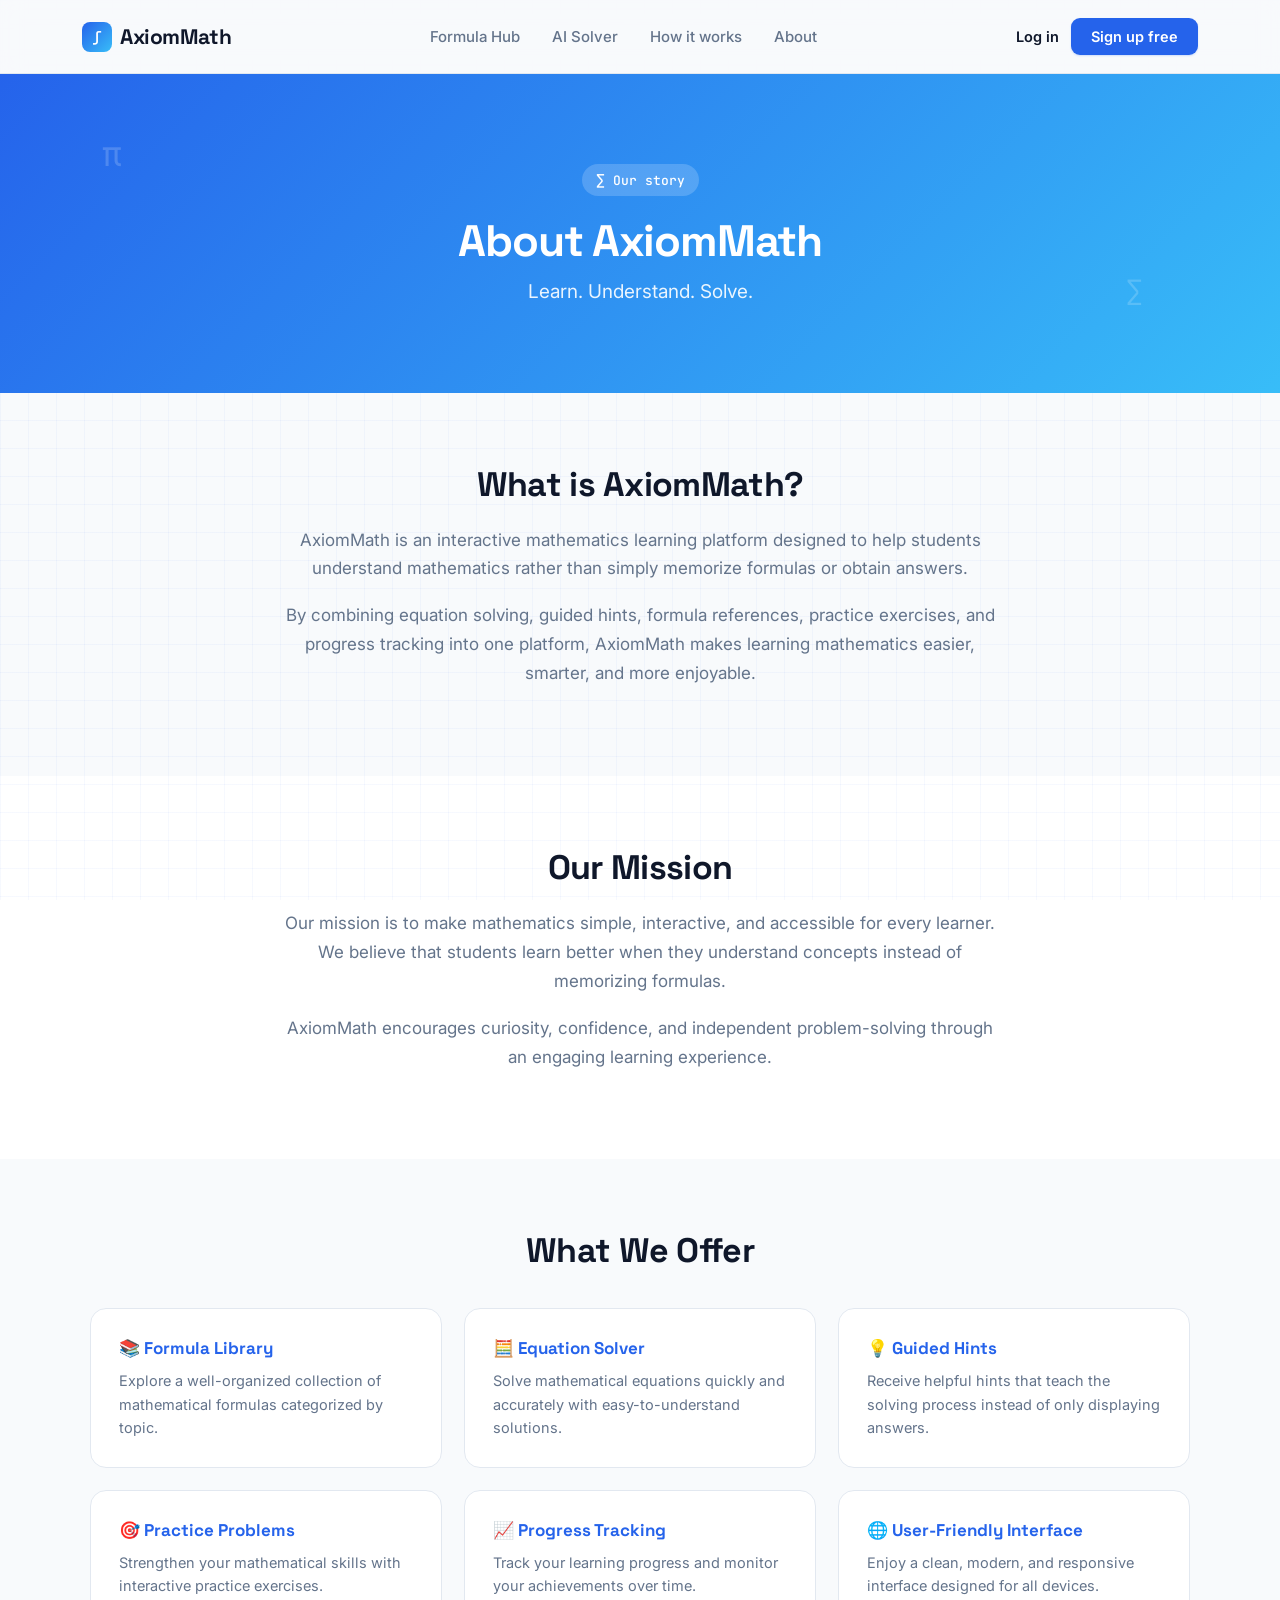
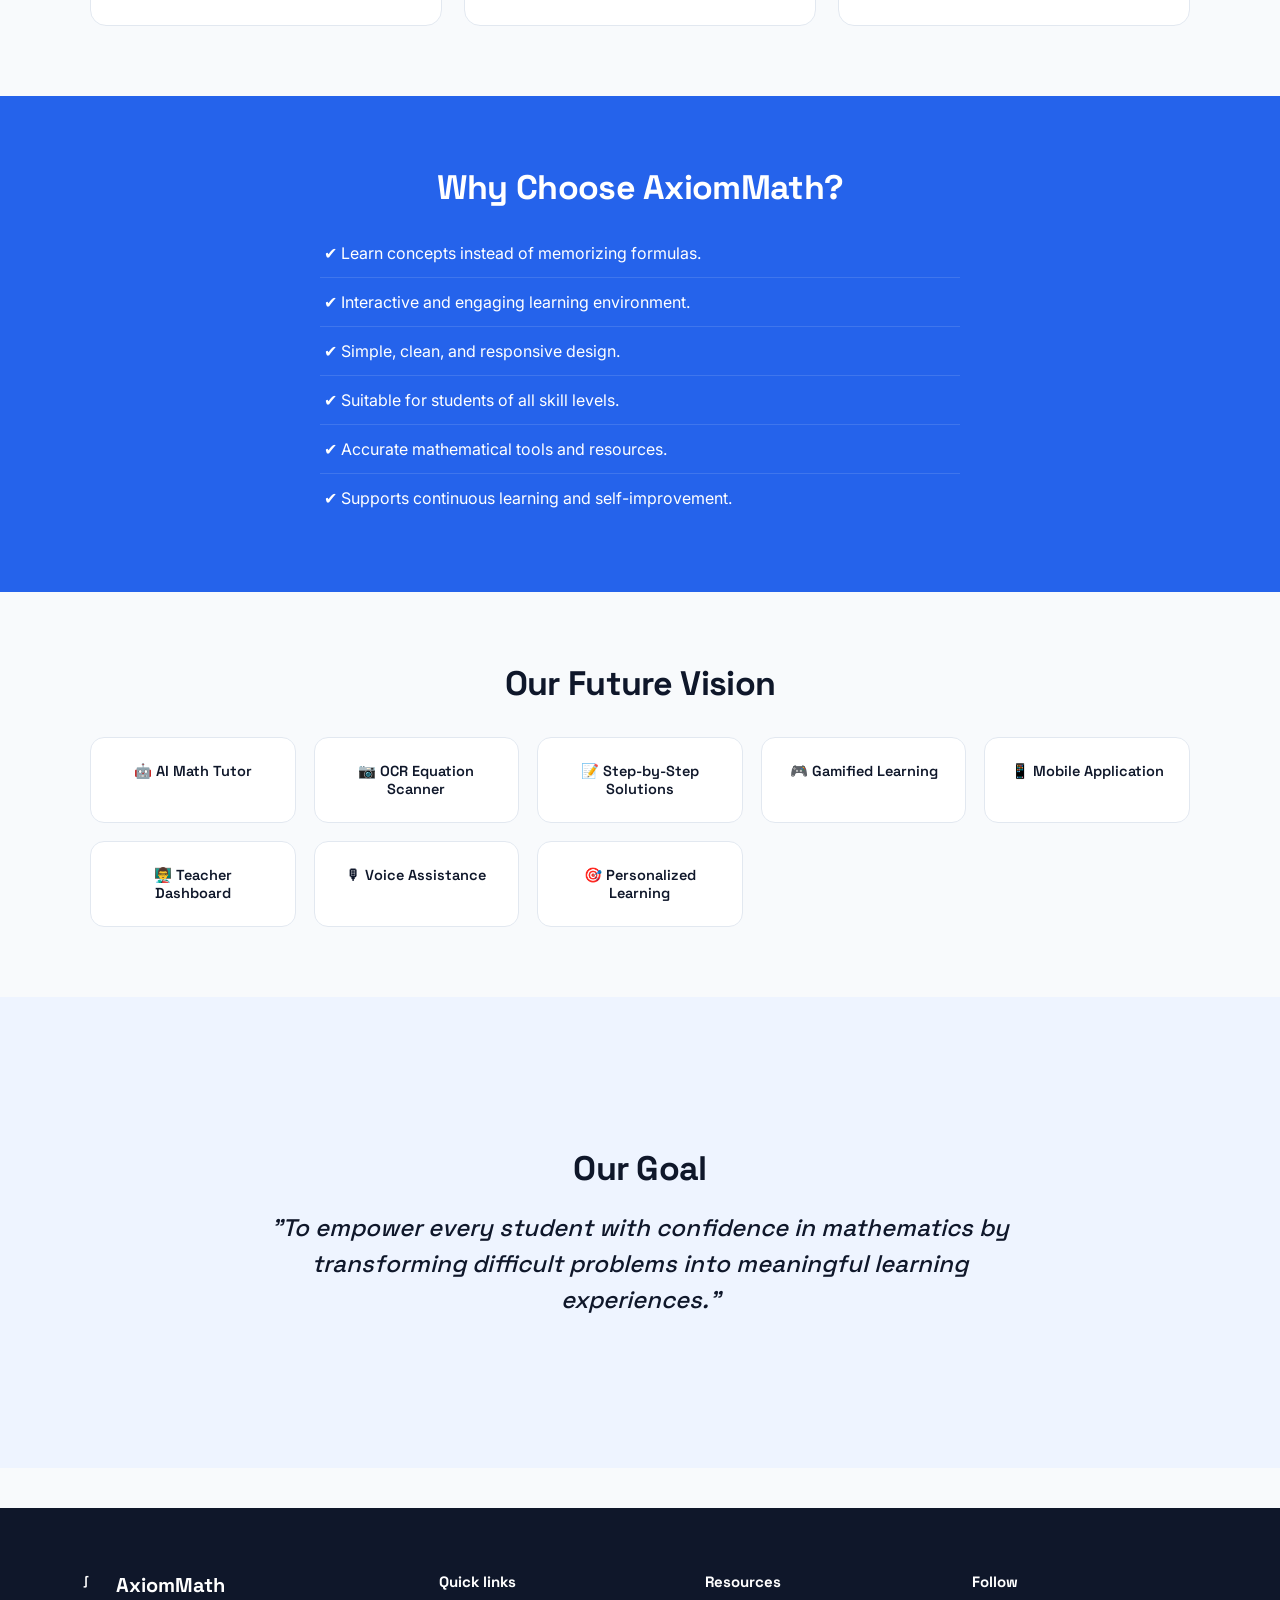
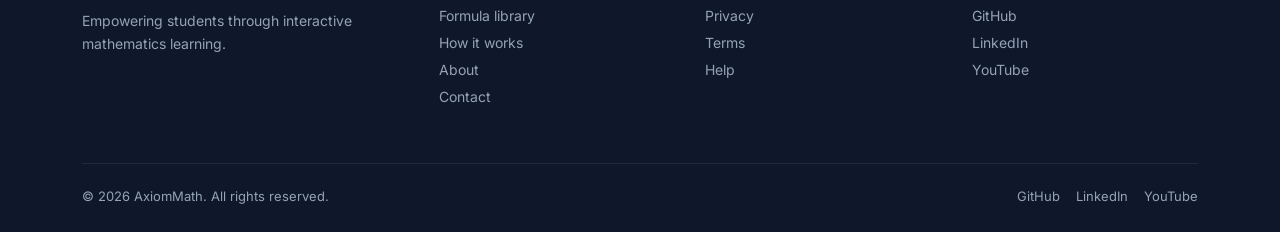
<file: about.html>
<!DOCTYPE html>
<html lang="en">
<head>
<meta charset="UTF-8">
<meta name="viewport" content="width=device-width, initial-scale=1.0">
<title>About | AxiomMath</title>
<link rel="preconnect" href="https://fonts.googleapis.com">
<link href="https://fonts.googleapis.com/css2?family=Space+Grotesk:wght@400;500;600;700&family=Inter:wght@400;500;600;700&family=JetBrains+Mono:wght@400;500;600&display=swap" rel="stylesheet">
<link rel="stylesheet" href="styles.css">
</head>
<body>

<header>
  <nav>
    <a href="index.html" class="logo"><span class="mark">∫</span>AxiomMath</a>
    <div class="nav-links">
      <a href="formulas.php">Formula Hub</a>
      <a href="solver.php">AI Solver</a>
      <a href="how-it-works.html">How it works</a>
      <a href="about.html">About</a>
    </div>
    <div class="nav-cta">
      <a href="./auth/login.php" class="btn-login">Log in</a>
      <a href="./auth/register.php" class="btn btn-primary">Sign up free</a>
    </div>
  </nav>
</header>

<section class="page-intro">
  <span class="symbol" style="top:18%; left:8%; font-size:34px; color:rgba(255,255,255,0.18);">π</span>
  <span class="symbol" style="top:62%; left:88%; font-size:28px; color:rgba(255,255,255,0.18); animation-delay:1s;">∑</span>
  <span class="eyebrow">Our story</span>
  <h1>About AxiomMath</h1>
  <p>Learn. Understand. Solve.</p>
</section>

<section class="container">
  <h2>What is AxiomMath?</h2>
  <p>AxiomMath is an interactive mathematics learning platform designed to help students understand mathematics rather than simply memorize formulas or obtain answers.</p>
  <p>By combining equation solving, guided hints, formula references, practice exercises, and progress tracking into one platform, AxiomMath makes learning mathematics easier, smarter, and more enjoyable.</p>
</section>

<section class="mission">
  <div class="container">
    <h2>Our Mission</h2>
    <p>Our mission is to make mathematics simple, interactive, and accessible for every learner. We believe that students learn better when they understand concepts instead of memorizing formulas.</p>
    <p>AxiomMath encourages curiosity, confidence, and independent problem-solving through an engaging learning experience.</p>
  </div>
</section>

<section class="container">
  <h2>What We Offer</h2>
  <div class="cards">
    <div class="card">
      <h3>📚 Formula Library</h3>
      <p>Explore a well-organized collection of mathematical formulas categorized by topic.</p>
    </div>
    <div class="card">
      <h3>🧮 Equation Solver</h3>
      <p>Solve mathematical equations quickly and accurately with easy-to-understand solutions.</p>
    </div>
    <div class="card">
      <h3>💡 Guided Hints</h3>
      <p>Receive helpful hints that teach the solving process instead of only displaying answers.</p>
    </div>
    <div class="card">
      <h3>🎯 Practice Problems</h3>
      <p>Strengthen your mathematical skills with interactive practice exercises.</p>
    </div>
    <div class="card">
      <h3>📈 Progress Tracking</h3>
      <p>Track your learning progress and monitor your achievements over time.</p>
    </div>
    <div class="card">
      <h3>🌐 User-Friendly Interface</h3>
      <p>Enjoy a clean, modern, and responsive interface designed for all devices.</p>
    </div>
  </div>
</section>

<section class="choose">
  <div class="container">
    <h2>Why Choose AxiomMath?</h2>
    <ul>
      <li>✔ Learn concepts instead of memorizing formulas.</li>
      <li>✔ Interactive and engaging learning environment.</li>
      <li>✔ Simple, clean, and responsive design.</li>
      <li>✔ Suitable for students of all skill levels.</li>
      <li>✔ Accurate mathematical tools and resources.</li>
      <li>✔ Supports continuous learning and self-improvement.</li>
    </ul>
  </div>
</section>

<section class="container">
  <h2>Our Future Vision</h2>
  <div class="future">
    <div>🤖 AI Math Tutor</div>
    <div>📷 OCR Equation Scanner</div>
    <div>📝 Step-by-Step Solutions</div>
    <div>🎮 Gamified Learning</div>
    <div>📱 Mobile Application</div>
    <div>👨‍🏫 Teacher Dashboard</div>
    <div>🎙 Voice Assistance</div>
    <div>🎯 Personalized Learning</div>
  </div>
</section>

<section class="goal">
  <div class="container">
    <h2>Our Goal</h2>
    <blockquote>"To empower every student with confidence in mathematics by transforming difficult problems into meaningful learning experiences."</blockquote>
  </div>
</section>

<footer>
  <div class="wrap">
    <div class="footer-grid">
      <div>
        <div class="footer-logo"><span class="mark" style="width:26px;height:26px;font-size:13px;">∫</span>AxiomMath</div>
        <p style="font-size:14px; line-height:1.6;">Empowering students through interactive mathematics learning.</p>
      </div>
      <div>
        <h4>Quick links</h4>
        <ul>
          <li><a href="formulas.php">Formula library</a></li>
          <li><a href="how-it-works.html">How it works</a></li>
          <li><a href="about.html">About</a></li>
          <li><a href="#">Contact</a></li>
        </ul>
      </div>
      <div>
        <h4>Resources</h4>
        <ul>
          <li><a href="#">Privacy</a></li>
          <li><a href="#">Terms</a></li>
          <li><a href="#">Help</a></li>
        </ul>
      </div>
      <div>
        <h4>Follow</h4>
        <ul>
          <li><a href="#">GitHub</a></li>
          <li><a href="#">LinkedIn</a></li>
          <li><a href="#">YouTube</a></li>
        </ul>
      </div>
    </div>
    <div class="footer-bottom">
      <span>© 2026 AxiomMath. All rights reserved.</span>
      <div class="socials">
        <a href="#">GitHub</a>
        <a href="#">LinkedIn</a>
        <a href="#">YouTube</a>
      </div>
    </div>
  </div>
</footer>

</body>
</html>
</file>
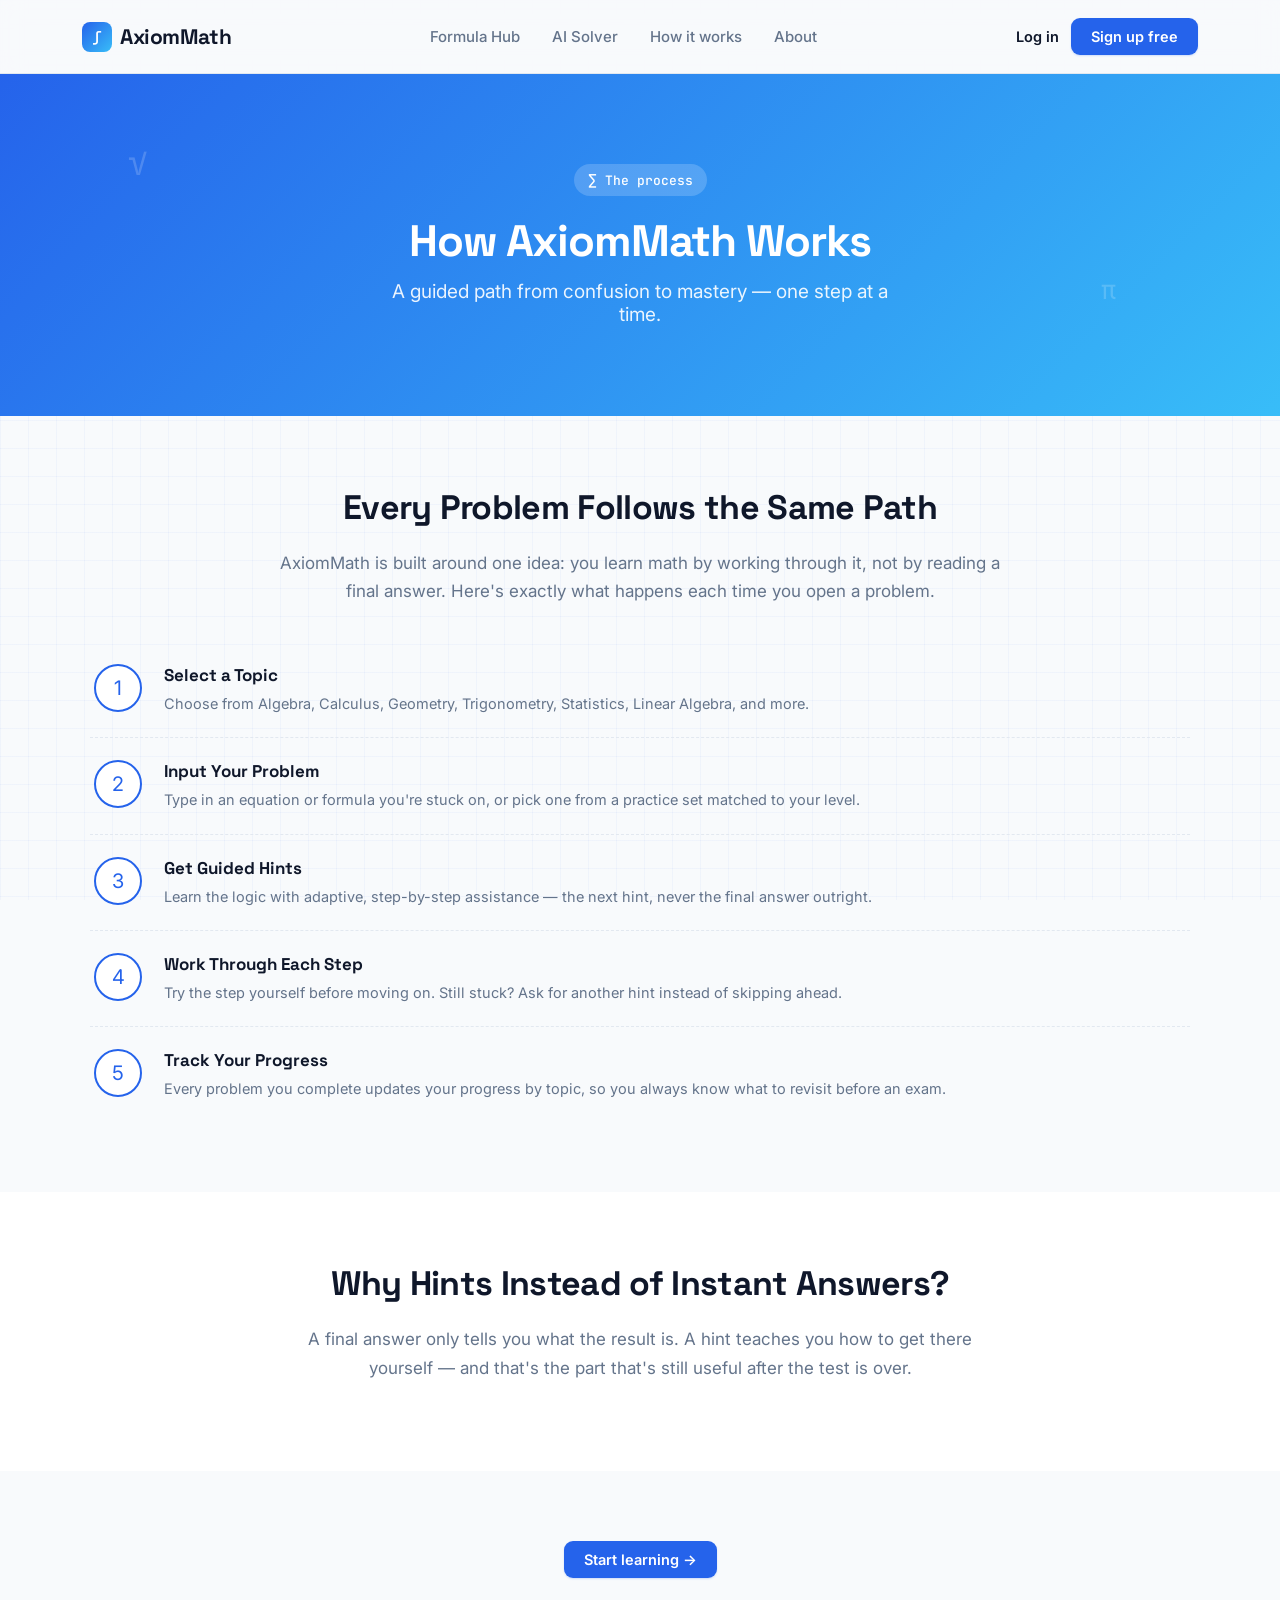
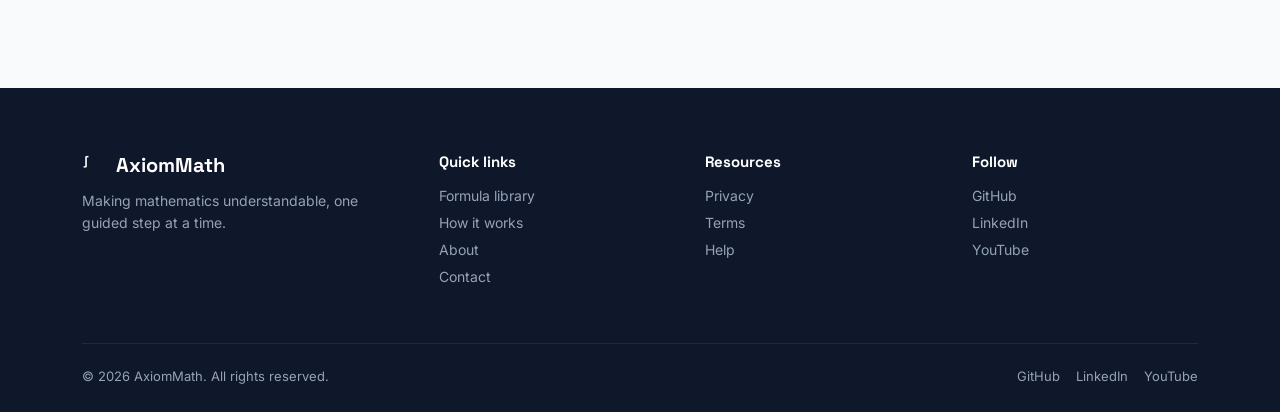
<file: how-it-works.html>
<!DOCTYPE html>
<html lang="en">
<head>
<meta charset="UTF-8">
<meta name="viewport" content="width=device-width, initial-scale=1.0">
<title>How It Works | AxiomMath</title>
<link rel="preconnect" href="https://fonts.googleapis.com">
<link href="https://fonts.googleapis.com/css2?family=Space+Grotesk:wght@400;500;600;700&family=Inter:wght@400;500;600;700&family=JetBrains+Mono:wght@400;500;600&display=swap" rel="stylesheet">
<link rel="stylesheet" href="styles.css">
</head>
<body>

<header>
  <nav>
    <a href="index.html" class="logo"><span class="mark">∫</span>AxiomMath</a>
    <div class="nav-links">
      <a href="formulas.php">Formula Hub</a>
      <a href="solver.php">AI Solver</a>
      <a href="how-it-works.html">How it works</a>
      <a href="about.html">About</a>
    </div>
    <div class="nav-cta">
      <a href="./auth/login.php" class="btn-login">Log in</a>
      <a href="./auth/register.php" class="btn btn-primary">Sign up free</a>
    </div>
  </nav>
</header>

<section class="page-intro">
  <span class="symbol" style="top:20%; left:10%; font-size:32px; color:rgba(255,255,255,0.18);">√</span>
  <span class="symbol" style="top:58%; left:86%; font-size:26px; color:rgba(255,255,255,0.18); animation-delay:0.8s;">π</span>
  <span class="eyebrow">The process</span>
  <h1>How AxiomMath Works</h1>
  <p>A guided path from confusion to mastery — one step at a time.</p>
</section>

<section class="container">
  <h2>Every Problem Follows the Same Path</h2>
  <p>AxiomMath is built around one idea: you learn math by working through it, not by reading a final answer. Here's exactly what happens each time you open a problem.</p>

  <div class="steps">
    <div class="step-row">
      <div class="tdot">1</div>
      <div class="step-copy">
        <h3>Select a Topic</h3>
        <p>Choose from Algebra, Calculus, Geometry, Trigonometry, Statistics, Linear Algebra, and more.</p>
      </div>
    </div>
    <div class="step-row">
      <div class="tdot">2</div>
      <div class="step-copy">
        <h3>Input Your Problem</h3>
        <p>Type in an equation or formula you're stuck on, or pick one from a practice set matched to your level.</p>
      </div>
    </div>
    <div class="step-row">
      <div class="tdot">3</div>
      <div class="step-copy">
        <h3>Get Guided Hints</h3>
        <p>Learn the logic with adaptive, step-by-step assistance — the next hint, never the final answer outright.</p>
      </div>
    </div>
    <div class="step-row">
      <div class="tdot">4</div>
      <div class="step-copy">
        <h3>Work Through Each Step</h3>
        <p>Try the step yourself before moving on. Still stuck? Ask for another hint instead of skipping ahead.</p>
      </div>
    </div>
    <div class="step-row">
      <div class="tdot">5</div>
      <div class="step-copy">
        <h3>Track Your Progress</h3>
        <p>Every problem you complete updates your progress by topic, so you always know what to revisit before an exam.</p>
      </div>
    </div>
  </div>
</section>

<section class="mission">
  <div class="container">
    <h2>Why Hints Instead of Instant Answers?</h2>
    <p>A final answer only tells you what the result is. A hint teaches you how to get there yourself — and that's the part that's still useful after the test is over.</p>
  </div>
</section>

<section class="container cta-center">
  <a href="index.html" class="btn btn-primary">Start learning →</a>
</section>

<footer>
  <div class="wrap">
    <div class="footer-grid">
      <div>
        <div class="footer-logo"><span class="mark" style="width:26px;height:26px;font-size:13px;">∫</span>AxiomMath</div>
        <p style="font-size:14px; line-height:1.6;">Making mathematics understandable, one guided step at a time.</p>
      </div>
      <div>
        <h4>Quick links</h4>
        <ul>
          <li><a href="formulas.php">Formula library</a></li>
          <li><a href="how-it-works.html">How it works</a></li>
          <li><a href="about.html">About</a></li>
          <li><a href="#">Contact</a></li>
        </ul>
      </div>
      <div>
        <h4>Resources</h4>
        <ul>
          <li><a href="#">Privacy</a></li>
          <li><a href="#">Terms</a></li>
          <li><a href="#">Help</a></li>
        </ul>
      </div>
      <div>
        <h4>Follow</h4>
        <ul>
          <li><a href="#">GitHub</a></li>
          <li><a href="#">LinkedIn</a></li>
          <li><a href="#">YouTube</a></li>
        </ul>
      </div>
    </div>
    <div class="footer-bottom">
      <span>© 2026 AxiomMath. All rights reserved.</span>
      <div class="socials">
        <a href="#">GitHub</a>
        <a href="#">LinkedIn</a>
        <a href="#">YouTube</a>
      </div>
    </div>
  </div>
</footer>

</body>
</html>
</file>
<file: styles.css>
:root{
  --bg:#F8FAFC;
  --primary:#2563EB;
  --primary-dark:#1d4ed8;
  --accent:#38BDF8;
  --dark:#0F172A;
  --card:#FFFFFF;
  --line:#E2E8F0;
  --muted:#64748B;
  --font-display:'Space Grotesk', sans-serif;
  --font-body:'Inter', sans-serif;
  --font-mono:'JetBrains Mono', monospace;
}
*{box-sizing:border-box; margin:0; padding:0;}
html{scroll-behavior:smooth;}
body{
  font-family:var(--font-body);
  background:var(--bg);
  color:var(--dark);
  -webkit-font-smoothing:antialiased;
  overflow-x:hidden;
}
a{color:inherit; text-decoration:none;}
img{max-width:100%; display:block;}

/* faint grid texture across whole page */
body::before{
  content:"";
  position:fixed; inset:0;
  background-image:
    linear-gradient(rgba(37,99,235,0.04) 1px, transparent 1px),
    linear-gradient(90deg, rgba(37,99,235,0.04) 1px, transparent 1px);
  background-size:28px 28px;
  pointer-events:none;
  z-index:0;
}

.wrap{max-width:1180px; margin:0 auto; padding:0 32px; position:relative; z-index:1;}

/* ---------- floating symbols ---------- */
.symbol{
  position:absolute;
  font-family:var(--font-mono);
  color:rgba(37,99,235,0.10);
  font-size:42px;
  user-select:none;
  pointer-events:none;
  animation:drift 14s ease-in-out infinite;
}
@keyframes drift{
  0%,100%{transform:translateY(0) rotate(0deg);}
  50%{transform:translateY(-24px) rotate(6deg);}
}
@media (prefers-reduced-motion: reduce){
  .symbol{animation:none;}
  *{animation-duration:0.001ms !important; transition-duration:0.001ms !important;}
}

/* ---------- nav ---------- */
header{
  position:sticky; top:0; z-index:50;
  background:rgba(248,250,252,0.85);
  backdrop-filter:blur(10px);
  border-bottom:1px solid var(--line);
}
nav{
  display:flex; align-items:center; justify-content:space-between;
  padding:18px 32px; max-width:1180px; margin:0 auto;
}
.logo{
  font-family:var(--font-display); font-weight:700; font-size:21px;
  letter-spacing:-0.02em; display:flex; align-items:center; gap:8px;
}
.logo .mark{
  width:30px; height:30px; border-radius:8px;
  background:linear-gradient(135deg, var(--primary), var(--accent));
  display:flex; align-items:center; justify-content:center;
  color:#fff; font-family:var(--font-mono); font-size:15px; font-weight:600;
}
.nav-links{display:flex; gap:32px; align-items:center;}
.nav-links a{
  font-size:15px; font-weight:500; color:var(--muted);
  transition:color .2s ease; position:relative;
}
.nav-links a:hover{color:var(--dark);}
.nav-cta{display:flex; gap:12px; align-items:center;}
.btn{
  font-family:var(--font-body); font-weight:600; font-size:14.5px;
  padding:10px 20px; border-radius:9px; border:none; cursor:pointer;
  transition:all .2s ease; display:inline-flex; align-items:center; gap:8px;
}
.btn-primary{
  background:var(--primary); color:#fff;
  box-shadow:0 1px 2px rgba(37,99,235,0.2);
}
.btn-primary:hover{
  background:var(--primary-dark);
  box-shadow:0 0 0 4px rgba(37,99,235,0.18);
  transform:translateY(-1px);
}
.btn-ghost{
  background:#fff; color:var(--dark); border:1px solid var(--line);
}
.btn-ghost:hover{border-color:var(--primary); color:var(--primary);}
.btn-login{font-weight:600; font-size:14.5px; color:var(--dark);}

/* ---------- hero ---------- */
.hero{
  padding:96px 0 80px;
  position:relative;
  overflow:hidden;
}
.hero .wrap{
  display:grid; grid-template-columns:1.05fr 0.95fr; gap:56px; align-items:center;
}
.eyebrow{
  display:inline-flex; align-items:center; gap:8px;
  font-family:var(--font-mono); font-size:13px; color:var(--primary);
  background:rgba(37,99,235,0.08); padding:6px 14px; border-radius:100px;
  margin-bottom:22px; font-weight:500;
}
.eyebrow::before{content:"∑"; font-size:15px;}
h1{
  font-family:var(--font-display); font-weight:700;
  font-size:54px; line-height:1.08; letter-spacing:-0.025em;
  margin-bottom:22px;
}
h1 .accent-text{
  background:linear-gradient(135deg, var(--primary), var(--accent));
  -webkit-background-clip:text; background-clip:text; color:transparent;
}
.hero p.sub{
  font-size:18px; line-height:1.6; color:var(--muted);
  max-width:480px; margin-bottom:34px;
}
.hero-actions{display:flex; gap:14px; flex-wrap:wrap;}
.hero-actions .btn{padding:14px 26px; font-size:15.5px;}

.hero-visual{
  position:relative;
  border-radius:20px;
  overflow:hidden;
  box-shadow:0 20px 60px -20px rgba(15,23,42,0.25), 0 0 0 1px rgba(15,23,42,0.04);
  transform:rotate(1.2deg);
}
.hero-visual img{width:100%; height:100%; object-fit:cover;}
.hero-visual::after{
  content:"";
  position:absolute; inset:0;
  background:linear-gradient(160deg, rgba(37,99,235,0.06), rgba(56,189,248,0.10));
}
.floating-card{
  position:absolute;
  background:#fff; border-radius:14px;
  box-shadow:0 14px 34px -10px rgba(15,23,42,0.22);
  padding:13px 16px;
  font-family:var(--font-mono); font-size:14px; font-weight:600;
  display:flex; align-items:center; gap:8px;
  animation:floaty 5s ease-in-out infinite;
}
.floating-card.fc1{bottom:-18px; left:-22px; color:var(--primary); animation-delay:.3s;}
.floating-card.fc2{top:-16px; right:-18px; color:#0EA5E9; animation-delay:1s;}
@keyframes floaty{
  0%,100%{transform:translateY(0);}
  50%{transform:translateY(-10px);}
}

/* ---------- section heading ---------- */
.section{padding:72px 0;}
.section-head{text-align:center; max-width:600px; margin:0 auto 48px;}
.section-head .label{
  font-family:var(--font-mono); font-size:13px; color:var(--accent);
  font-weight:500; letter-spacing:0.04em; text-transform:uppercase;
  display:block; margin-bottom:10px;
}
.section-head h2{
  font-family:var(--font-display); font-weight:700; font-size:34px;
  letter-spacing:-0.02em; margin-bottom:12px;
}
.section-head p{color:var(--muted); font-size:16px; line-height:1.6;}

/* ---------- quick feature strip ---------- */
.feature-strip{
  display:grid; grid-template-columns:repeat(6,1fr); gap:0;
  background:var(--dark); border-radius:18px; overflow:hidden;
  margin:0 32px;
}
.feature-strip .fitem{
  padding:26px 18px; text-align:center; color:#fff;
  border-right:1px solid rgba(255,255,255,0.08);
  transition:background .2s ease;
}
.feature-strip .fitem:last-child{border-right:none;}
.feature-strip .fitem:hover{background:rgba(255,255,255,0.06);}
.feature-strip .ficon{font-size:22px; margin-bottom:8px;}
.feature-strip .flabel{font-size:13.5px; font-weight:600;}

/* ---------- feature cards ---------- */
.grid-3{display:grid; grid-template-columns:repeat(3,1fr); gap:24px;}
.feature-card{
  background:var(--card); border:1px solid var(--line); border-radius:16px;
  padding:30px 26px; transition:transform .25s ease, box-shadow .25s ease, border-color .25s ease;
}
.feature-card:hover{
  transform:translateY(-4px);
  box-shadow:0 18px 40px -16px rgba(15,23,42,0.16);
  border-color:rgba(37,99,235,0.25);
}
.fc-icon{
  width:48px; height:48px; border-radius:12px;
  background:rgba(37,99,235,0.08);
  display:flex; align-items:center; justify-content:center;
  font-size:22px; margin-bottom:18px;
}
.feature-card h3{font-family:var(--font-display); font-size:18px; font-weight:600; margin-bottom:8px;}
.feature-card p{color:var(--muted); font-size:14.5px; line-height:1.6;}

/* ---------- why axiommath / process ---------- */
.process{
  display:flex; align-items:center; justify-content:center; gap:0;
  flex-wrap:wrap; margin-top:8px;
}
.pstep{
  font-family:var(--font-display); font-weight:600; font-size:17px;
  background:#fff; border:1px solid var(--line); border-radius:12px;
  padding:14px 26px; box-shadow:0 4px 14px -8px rgba(15,23,42,0.12);
}
.parrow{
  font-family:var(--font-mono); color:var(--accent); font-size:20px;
  padding:0 18px;
}

/* ---------- categories ---------- */
.cat-grid{display:grid; grid-template-columns:repeat(3,1fr); gap:20px;}
.cat-card{
  background:#fff; border:1px solid var(--line); border-radius:16px;
  padding:24px; display:flex; align-items:center; gap:16px;
  transition:all .25s ease; cursor:pointer;
}
.cat-card:hover{border-color:var(--primary); transform:translateY(-3px); box-shadow:0 14px 30px -16px rgba(37,99,235,0.3);}
.cat-emoji{font-size:28px;}
.cat-card h4{font-family:var(--font-display); font-size:16.5px; font-weight:600;}
.cat-card span{font-size:13px; color:var(--muted); font-family:var(--font-mono);}

/* ---------- daily challenge (notebook card) ---------- */
.challenge{
  background:#fff;
  border-radius:20px;
  padding:0;
  overflow:hidden;
  display:grid; grid-template-columns:1fr 1fr;
  box-shadow:0 24px 50px -24px rgba(15,23,42,0.25);
  position:relative;
}
.challenge-left{
  padding:44px 40px;
  background:
    linear-gradient(rgba(37,99,235,0.045) 1px, transparent 1px),
    linear-gradient(90deg, rgba(37,99,235,0.045) 1px, transparent 1px);
  background-size:22px 22px;
  background-color:#fff;
  border-right:1px dashed var(--line);
}
.challenge-left .label{
  font-family:var(--font-mono); font-size:13px; color:var(--primary); font-weight:600;
  text-transform:uppercase; letter-spacing:.04em; margin-bottom:14px; display:block;
}
.equation{
  font-family:var(--font-mono); font-size:32px; font-weight:600;
  color:var(--dark); margin:18px 0 28px;
}
.meta-row{display:flex; gap:28px; margin-bottom:30px;}
.meta-item{font-size:13.5px; color:var(--muted);}
.meta-item b{display:block; color:var(--dark); font-size:15px; font-family:var(--font-display);}
.challenge-right{
  padding:44px 40px; background:var(--dark); color:#fff;
  display:flex; flex-direction:column; justify-content:center;
}
.challenge-right h3{font-family:var(--font-display); font-size:22px; margin-bottom:12px;}
.challenge-right p{color:#94A3B8; font-size:14.5px; line-height:1.6; margin-bottom:26px;}
.challenge-right .btn-primary{align-self:flex-start;}
.challenge-right .btn-ghost{
  background:transparent; color:#fff; border-color:rgba(255,255,255,0.2); margin-top:10px; align-self:flex-start;
}

/* ---------- how it works ---------- */
.timeline{
  display:flex; align-items:flex-start; justify-content:space-between;
  position:relative; margin-top:30px;
}
.timeline::before{
  content:""; position:absolute; top:24px; left:5%; right:5%; height:2px;
  background:repeating-linear-gradient(90deg, var(--line) 0 8px, transparent 8px 16px);
}
.tstep{
  display:flex; flex-direction:column; align-items:center; text-align:center;
  width:18%; position:relative; z-index:1;
}
.tdot{
  width:48px; height:48px; border-radius:50%;
  background:#fff; border:2px solid var(--primary); color:var(--primary);
  display:flex; align-items:center; justify-content:center;
  font-size:20px; margin-bottom:14px;
}
.tstep h5{font-family:var(--font-display); font-size:14.5px; font-weight:600; margin-bottom:4px;}
.tstep p{font-size:12.5px; color:var(--muted);}

/* ---------- reviews ---------- */
.review-grid{display:grid; grid-template-columns:repeat(3,1fr); gap:22px;}
.review-card{
  background:#fff; border:1px solid var(--line); border-radius:16px; padding:26px;
}
.stars{color:#F59E0B; font-size:15px; margin-bottom:14px; letter-spacing:2px;}
.review-card p{font-size:14.5px; color:var(--dark); line-height:1.6; margin-bottom:18px;}
.reviewer{display:flex; align-items:center; gap:10px;}
.avatar{
  width:34px; height:34px; border-radius:50%;
  background:linear-gradient(135deg, var(--primary), var(--accent));
  display:flex; align-items:center; justify-content:center; color:#fff;
  font-family:var(--font-display); font-size:13px; font-weight:600;
}
.reviewer b{font-size:13.5px; display:block;}
.reviewer span{font-size:12px; color:var(--muted);}

/* ---------- CTA strip ---------- */
.cta-strip{
  background:linear-gradient(135deg, var(--primary), #1e3fae);
  border-radius:22px; padding:56px 50px; text-align:center; color:#fff;
  position:relative; overflow:hidden;
}
.cta-strip h2{font-family:var(--font-display); font-size:32px; margin-bottom:14px; font-weight:700;}
.cta-strip p{color:rgba(255,255,255,0.85); margin-bottom:28px; font-size:16px;}
.cta-strip .btn-ghost{background:#fff; color:var(--primary); border:none;}
.cta-strip .btn-ghost:hover{transform:translateY(-1px); box-shadow:0 8px 20px rgba(0,0,0,0.15);}

/* ---------- footer ---------- */
footer{background:var(--dark); color:#94A3B8; padding:64px 0 28px; margin-top:40px;}
.footer-grid{
  display:grid; grid-template-columns:1.4fr 1fr 1fr 1fr; gap:40px;
  margin-bottom:48px;
}
.footer-grid h4{color:#fff; font-family:var(--font-display); font-size:15px; margin-bottom:16px;}
.footer-grid ul{list-style:none;}
.footer-grid li{margin-bottom:10px; font-size:14px;}
.footer-grid a:hover{color:#fff;}
.footer-logo{
  font-family:var(--font-display); font-weight:700; font-size:20px; color:#fff;
  margin-bottom:12px; display:flex; align-items:center; gap:8px;
}
.footer-bottom{
  border-top:1px solid rgba(255,255,255,0.08); padding-top:24px;
  display:flex; justify-content:space-between; align-items:center; font-size:13px;
}
.socials{display:flex; gap:16px;}

@media (max-width:980px){
  .hero .wrap{grid-template-columns:1fr;}
  .hero-visual{order:-1;}
  .grid-3{grid-template-columns:1fr;}
  .cat-grid{grid-template-columns:repeat(2,1fr);}
  .feature-strip{grid-template-columns:repeat(3,1fr);}
  .feature-strip .fitem:nth-child(3){border-right:none;}
  .challenge{grid-template-columns:1fr;}
  .timeline{flex-direction:column; gap:24px; align-items:flex-start;}
  .timeline::before{display:none;}
  .tstep{width:100%; flex-direction:row; text-align:left; gap:14px;}
  .footer-grid{grid-template-columns:1fr 1fr;}
  .review-grid{grid-template-columns:1fr;}
  .nav-links{display:none;}
  h1{font-size:38px;}
  .page-intro h1{font-size:40px;}
  .page-intro p{font-size:18px;}
  .container h2{font-size:30px;}
  .goal blockquote{font-size:20px;}
}

/* =========================================================
   SUB-PAGES (About, How It Works)
   Shared banner + content-block styles so every inner page
   matches the homepage's type system and palette.
   ========================================================= */

/* Banner used at the top of every sub-page (distinct from
   the two-column homepage .hero so the two never collide) */
.page-intro{
  background:linear-gradient(135deg, var(--primary), var(--accent));
  color:#fff; text-align:center;
  padding:90px 24px; position:relative; overflow:hidden;
}
.page-intro .eyebrow{
  background:rgba(255,255,255,0.18); color:#fff;
}
.page-intro h1{
  font-size:44px; margin-bottom:14px; color:#fff;
}
.page-intro p{
  font-size:19px; color:rgba(255,255,255,0.9); max-width:520px; margin:0 auto;
}

/* Generic centered content wrapper for sub-pages */
.container{
  width:90%; max-width:1100px; margin:0 auto; padding:70px 0;
  position:relative; z-index:1;
}
.container h2{
  text-align:center; color:var(--dark); margin-bottom:20px;
  font-family:var(--font-display); font-weight:700; font-size:34px; letter-spacing:-0.02em;
}
.container > p{
  font-size:17px; line-height:1.7; margin:0 auto 18px; max-width:720px;
  text-align:center; color:var(--muted);
}

.mission{background:#fff;}

.cards{
  display:grid; grid-template-columns:repeat(auto-fit,minmax(260px,1fr));
  gap:22px; margin-top:36px;
}
.card{
  background:#fff; border:1px solid var(--line); border-radius:16px;
  padding:28px; transition:transform .25s ease, box-shadow .25s ease, border-color .25s ease;
}
.card:hover{
  transform:translateY(-6px);
  box-shadow:0 18px 36px -18px rgba(15,23,42,0.18);
  border-color:rgba(37,99,235,0.25);
}
.card h3{font-family:var(--font-display); font-size:17px; margin-bottom:10px; color:var(--primary);}
.card p{font-size:14.5px; color:var(--muted); line-height:1.6; text-align:left;}

.choose{background:var(--primary); color:#fff;}
.choose h2{color:#fff;}
.choose ul{list-style:none; max-width:640px; margin:0 auto;}
.choose li{
  padding:14px 4px; font-size:16px; border-bottom:1px solid rgba(255,255,255,0.12);
}
.choose li:last-child{border-bottom:none;}

.future{
  display:grid; grid-template-columns:repeat(auto-fit,minmax(200px,1fr));
  gap:18px; margin-top:32px;
}
.future div{
  background:#fff; border:1px solid var(--line); padding:24px;
  border-radius:14px; text-align:center; font-weight:600; font-family:var(--font-display);
  font-size:14.5px; color:var(--dark);
  transition:transform .2s ease, box-shadow .2s ease;
}
.future div:hover{transform:translateY(-4px); box-shadow:0 14px 28px -16px rgba(15,23,42,0.16);}

.goal{background:#EEF4FF; text-align:center; padding:80px 24px;}
.goal h2{color:var(--dark);}
.goal blockquote{
  font-family:var(--font-display); font-size:24px; font-weight:500;
  font-style:italic; color:var(--dark); max-width:760px; margin:0 auto; line-height:1.5;
}

/* Reusable centering helper (used sparingly, not a layout system) */
.cta-center{text-align:center;}

/* Step rows for How It Works — reuses .timeline's spacing rhythm
   but stacks vertically since a dedicated page has room to breathe */
.steps{display:flex; flex-direction:column; gap:0; margin-top:36px;}
.step-row{
  display:flex; align-items:flex-start; gap:22px;
  padding:22px 4px; border-bottom:1px dashed var(--line);
}
.step-row:last-child{border-bottom:none;}
.step-row .tdot{margin-bottom:0; flex-shrink:0;}
.step-row .step-copy h3{font-family:var(--font-display); font-size:17px; margin-bottom:6px;}
.step-row .step-copy p{color:var(--muted); font-size:14.5px; line-height:1.6;}

@media (max-width:600px){
  .page-intro{padding:64px 20px;}
  .page-intro h1{font-size:32px;}
  .choose li{font-size:14.5px;}
}

/* Formula expression display — used on formulas.php */
.formula-expr{
  font-family:var(--font-mono);
  background:#F1F5F9;
  border-radius:8px;
  padding:10px 14px;
  margin:10px 0;
  font-size:14px;
  color:var(--primary);
  overflow-x:auto;
}

/* ---- Practice problems page ---- */
.hidden{display:none;}

.difficulty-badge{
  display:inline-block; font-family:var(--font-mono); font-size:11px;
  font-weight:600; padding:3px 10px; border-radius:100px; text-transform:uppercase;
  letter-spacing:0.04em; margin-bottom:10px;
}
.difficulty-Easy{background:rgba(34,197,94,0.12); color:#16A34A;}
.difficulty-Medium{background:rgba(245,158,11,0.12); color:#D97706;}
.difficulty-Hard{background:rgba(239,68,68,0.12); color:#DC2626;}

.reveal-box{
  background:#F8FAFC; border:1px solid var(--line); border-radius:10px;
  padding:14px 16px; margin-top:12px; font-size:14px; color:var(--dark);
}
.reveal-box.answer-box{background:rgba(37,99,235,0.06); border-color:rgba(37,99,235,0.2);}

.reveal-btn{
  background:#fff; border:1px solid var(--line); color:var(--primary);
  font-family:var(--font-body); font-weight:600; font-size:13px;
  padding:8px 14px; border-radius:8px; cursor:pointer; margin-top:12px; margin-right:8px;
  transition:all .2s ease;
}
.reveal-btn:hover{border-color:var(--primary); background:rgba(37,99,235,0.04);}

.progress-check{
  margin-top:14px; padding-top:14px; border-top:1px dashed var(--line);
  display:flex; align-items:center; gap:10px; flex-wrap:wrap;
}
.progress-check span{font-size:13px; color:var(--muted);}
.progress-btn{
  font-family:var(--font-body); font-weight:600; font-size:13px;
  padding:6px 14px; border-radius:8px; border:none; cursor:pointer; color:#fff;
}
.progress-btn.correct{background:#16A34A;}
.progress-btn.incorrect{background:#64748B;}

.login-prompt{
  font-size:13px; color:var(--muted); margin-top:14px; padding-top:14px;
  border-top:1px dashed var(--line);
}
.login-prompt a{color:var(--primary); font-weight:600;}

.save-banner{
  background:rgba(34,197,94,0.1); border:1px solid rgba(34,197,94,0.3);
  color:#16A34A; padding:12px 18px; border-radius:10px; text-align:center;
  margin-bottom:24px; font-size:14px; font-weight:500;
}

/* ---- Practice page: answer form + wrong-answer banner variant ---- */
.save-banner-wrong{
  background:rgba(239,68,68,0.08); border-color:rgba(239,68,68,0.25); color:#B91C1C;
}

.answer-form{
  margin-top:14px; padding-top:14px; border-top:1px dashed var(--line);
  display:flex; flex-direction:column; gap:8px;
}
.answer-form label{font-size:12px; font-weight:600; color:var(--muted);}
.answer-form input[type="text"]{
  padding:8px 12px; border:1px solid var(--line); border-radius:8px;
  font-family:var(--font-mono); font-size:13px;
}
.answer-form input[type="text"]:focus{outline:none; border-color:var(--primary);}
.answer-form .progress-btn{align-self:flex-start; padding:8px 16px;}

/* ---- Profile icon (replaces Log in/Sign up when logged in) ---- */
.profile-icon{
  width:38px; height:38px; border-radius:50%;
  background:linear-gradient(135deg, var(--primary), var(--accent));
  color:#fff; display:flex; align-items:center; justify-content:center;
  font-family:var(--font-display); font-weight:700; font-size:15px;
  text-decoration:none; transition:transform .2s ease, box-shadow .2s ease;
}
.profile-icon:hover{transform:translateY(-1px); box-shadow:0 6px 16px -4px rgba(37,99,235,0.4);}

/* ---- Auth forms (login/register), styled to match the rest of the site ---- */
.auth-card{
  background:#fff; border:1px solid var(--line); border-radius:16px;
  padding:36px; max-width:420px; margin:48px auto; box-shadow:0 18px 40px -20px rgba(15,23,42,0.15);
}
.auth-card h1{font-size:26px; margin-bottom:8px; text-align:center;}
.auth-card > p{color:var(--muted); text-align:center; margin-bottom:28px; font-size:14.5px;}
.auth-field{margin-bottom:18px;}
.auth-field label{display:block; font-size:13px; font-weight:600; color:var(--dark); margin-bottom:6px;}
.auth-field input{
  width:100%; padding:10px 14px; border:1px solid var(--line); border-radius:9px;
  font-family:var(--font-body); font-size:14.5px;
}
.auth-field input:focus{outline:none; border-color:var(--primary); box-shadow:0 0 0 3px rgba(37,99,235,0.12);}
.auth-error{
  background:#FEF2F2; border:1px solid #FECACA; color:#B91C1C;
  padding:10px 14px; border-radius:9px; font-size:13.5px; margin-bottom:18px;
}
.auth-success{
  background:#F0FDF4; border:1px solid #BBF7D0; color:#15803D;
  padding:10px 14px; border-radius:9px; font-size:13.5px; margin-bottom:18px;
}
.auth-switch{text-align:center; margin-top:20px; font-size:13.5px; color:var(--muted);}
.auth-switch a{color:var(--primary); font-weight:600;}

/* ---- Solver page (matching the rest of the site now, not Tailwind) ---- */
.solver-box{
  background:#fff; border:1px solid var(--line); border-radius:16px;
  padding:32px; max-width:600px; margin:0 auto;
}
.solver-box textarea{
  width:100%; padding:12px 14px; border:1px solid var(--line); border-radius:10px;
  font-family:var(--font-mono); font-size:14px; resize:vertical; margin-bottom:16px;
}
.solver-box textarea:focus{outline:none; border-color:var(--primary);}
.hint-box{
  background:rgba(37,99,235,0.06); border:1px solid rgba(37,99,235,0.2);
  border-radius:10px; padding:18px; margin-top:20px;
}
.hint-box h3{font-family:var(--font-mono); font-size:12px; text-transform:uppercase;
  letter-spacing:.05em; color:var(--primary); margin-bottom:8px;}

/* ---- Profile / dashboard page ---- */
.stat-grid{display:grid; grid-template-columns:repeat(auto-fit,minmax(160px,1fr)); gap:16px; margin:28px 0;}
.stat-box{background:#fff; border:1px solid var(--line); border-radius:14px; padding:20px;}
.stat-box h4{font-size:12px; text-transform:uppercase; letter-spacing:.04em; color:var(--muted); margin-bottom:8px;}
.stat-box .stat-num{font-family:var(--font-display); font-size:28px; font-weight:700; color:var(--dark);}
.action-grid{display:grid; grid-template-columns:repeat(auto-fit,minmax(200px,1fr)); gap:18px; margin:28px 0;}
.action-card{
  background:#fff; border:1px solid var(--line); border-radius:14px; padding:22px;
  text-decoration:none; color:var(--dark); display:block; transition:all .2s ease;
}
.action-card:hover{border-color:var(--primary); transform:translateY(-3px); box-shadow:0 14px 30px -16px rgba(37,99,235,0.3);}
.action-card .icon{font-size:24px; margin-bottom:10px;}
.action-card h4{font-family:var(--font-display); font-weight:700; margin-bottom:6px;}
.action-card p{font-size:13.5px; color:var(--muted);}

/* ---- Auth field validation states (used by validation.js) ---- */
.auth-field input.input-error{border-color:#EF4444;}
.auth-field input.input-error:focus{box-shadow:0 0 0 3px rgba(239,68,68,0.12);}
.auth-field input.input-success{border-color:#22C55E;}
.auth-field input.input-success:focus{box-shadow:0 0 0 3px rgba(34,197,94,0.12);}
.auth-field .field-error{color:#DC2626; font-size:12px; margin-top:4px;}

/* ---- Password strength meter (register.php) ---- */
.strength-bar{
  margin-top:8px; height:6px; width:100%;
  background:var(--line); border-radius:100px; overflow:hidden;
}
.strength-fill{height:100%; width:0%; transition:all .3s ease; border-radius:100px;}
.strength-fill.weak{background:#EF4444;}
.strength-fill.moderate{background:#F59E0B;}
.strength-fill.strong{background:#22C55E;}

.strength-label{font-size:12px; color:var(--muted); margin-top:6px;}
.strength-label.weak{color:#EF4444; font-weight:600;}
.strength-label.moderate{color:#D97706; font-weight:600;}
.strength-label.strong{color:#16A34A; font-weight:600;}

/* ---- Dashboard: stat cards + quick-action cards ---- */
.stat-grid{
  display:grid; grid-template-columns:repeat(auto-fit,minmax(180px,1fr));
  gap:18px; margin:32px 0 44px;
}
.stat-card{
  background:#fff; border:1px solid var(--line); border-radius:14px; padding:20px;
}
.stat-card h3{font-size:12px; font-weight:600; color:var(--muted); text-transform:uppercase; letter-spacing:.03em;}
.stat-card .stat-value{font-family:var(--font-display); font-size:30px; font-weight:700; color:var(--dark); margin-top:8px;}
.stat-card .stat-dot{display:inline-block; width:8px; height:8px; border-radius:50%; margin-right:6px;}
.stat-card .stat-sub{font-size:12px; color:var(--muted); margin-top:10px;}

.action-grid{
  display:grid; grid-template-columns:repeat(auto-fit,minmax(220px,1fr));
  gap:18px; margin:20px 0 44px;
}
.action-card{
  display:block; background:#fff; border:1px solid var(--line); border-radius:14px;
  padding:24px; text-decoration:none; color:inherit; transition:all .2s ease;
}
.action-card:hover{border-color:var(--primary); box-shadow:0 10px 24px -12px rgba(37,99,235,0.25); transform:translateY(-2px);}
.action-card .action-icon{font-size:26px; margin-bottom:10px;}
.action-card h3{font-family:var(--font-display); font-weight:700; color:var(--dark); margin-bottom:6px;}
.action-card p{font-size:13.5px; color:var(--muted);}

.session-meta{
  background:#fff; border:1px solid var(--line); border-radius:14px; padding:20px 24px; margin-bottom:40px;
}
.session-meta h3{font-size:12px; font-weight:700; color:var(--muted); text-transform:uppercase; margin-bottom:10px;}
.session-meta ul{list-style:none; font-size:12.5px; color:var(--muted); display:flex; flex-direction:column; gap:4px;}
.session-meta code{background:#F1F5F9; color:var(--primary); padding:2px 6px; border-radius:4px; font-family:var(--font-mono);}

/* ---- Homepage: "Solution vs AxiomMath" comparison, scroll-in animated ---- */
.compare-grid{
  display:grid; grid-template-columns:1fr 1fr; gap:24px; margin-top:36px;
}
@media (max-width:700px){ .compare-grid{grid-template-columns:1fr;} }

.compare-card{
  border-radius:16px; padding:32px;
  opacity:0; transform:translateY(24px);
  transition:opacity .6s ease, transform .6s ease;
}
.compare-card.in-view{opacity:1; transform:translateY(0);}

.compare-card li{
  opacity:0; transform:translateX(-10px);
  transition:opacity .4s ease, transform .4s ease;
  padding:10px 0 10px 28px; position:relative; font-size:14.5px;
  border-bottom:1px solid var(--line);
}
.compare-card.in-view li{opacity:1; transform:translateX(0);}
.compare-card li:nth-child(1){transition-delay:.10s;}
.compare-card li:nth-child(2){transition-delay:.20s;}
.compare-card li:nth-child(3){transition-delay:.30s;}
.compare-card li:nth-child(4){transition-delay:.40s;}

.compare-bad{background:#F8FAFC; border:1px solid var(--line);}
.compare-bad h3{color:var(--muted); font-family:var(--font-display); margin-bottom:18px;}
.compare-bad ul{list-style:none;}
.compare-bad li{color:var(--muted);}
.compare-bad li::before{content:"✕"; position:absolute; left:0; color:#CBD5E1; font-weight:700;}

.compare-good{
  background:#fff; border:2px solid var(--primary); position:relative;
  animation:glow-pulse 3s ease-in-out infinite;
}
.compare-good h3{color:var(--primary); font-family:var(--font-display); margin-bottom:18px;}
.compare-good ul{list-style:none;}
.compare-good li{color:var(--dark); font-weight:500;}
.compare-good li::before{content:"✓"; position:absolute; left:0; color:var(--primary); font-weight:700;}

@keyframes glow-pulse{
  0%, 100%{box-shadow:0 0 0 0 rgba(37,99,235,0.15);}
  50%{box-shadow:0 0 0 12px rgba(37,99,235,0);}
}
@media (prefers-reduced-motion: reduce){
  .compare-card, .compare-card li{transition:none; opacity:1; transform:none;}
  .compare-good{animation:none;}
}

/* ---- Homepage: "Try It Now" live demo box ---- */
.demo-box{
  max-width:600px; margin:24px auto 0; background:#fff; border:1px solid var(--line);
  border-radius:16px; padding:32px; text-align:center;
  box-shadow:0 20px 40px -24px rgba(15,23,42,0.15);
}
.demo-box h3{font-family:var(--font-mono); font-size:19px; margin:14px 0 18px; color:var(--dark);}
.demo-box .reveal-box{text-align:left;}
</file>
